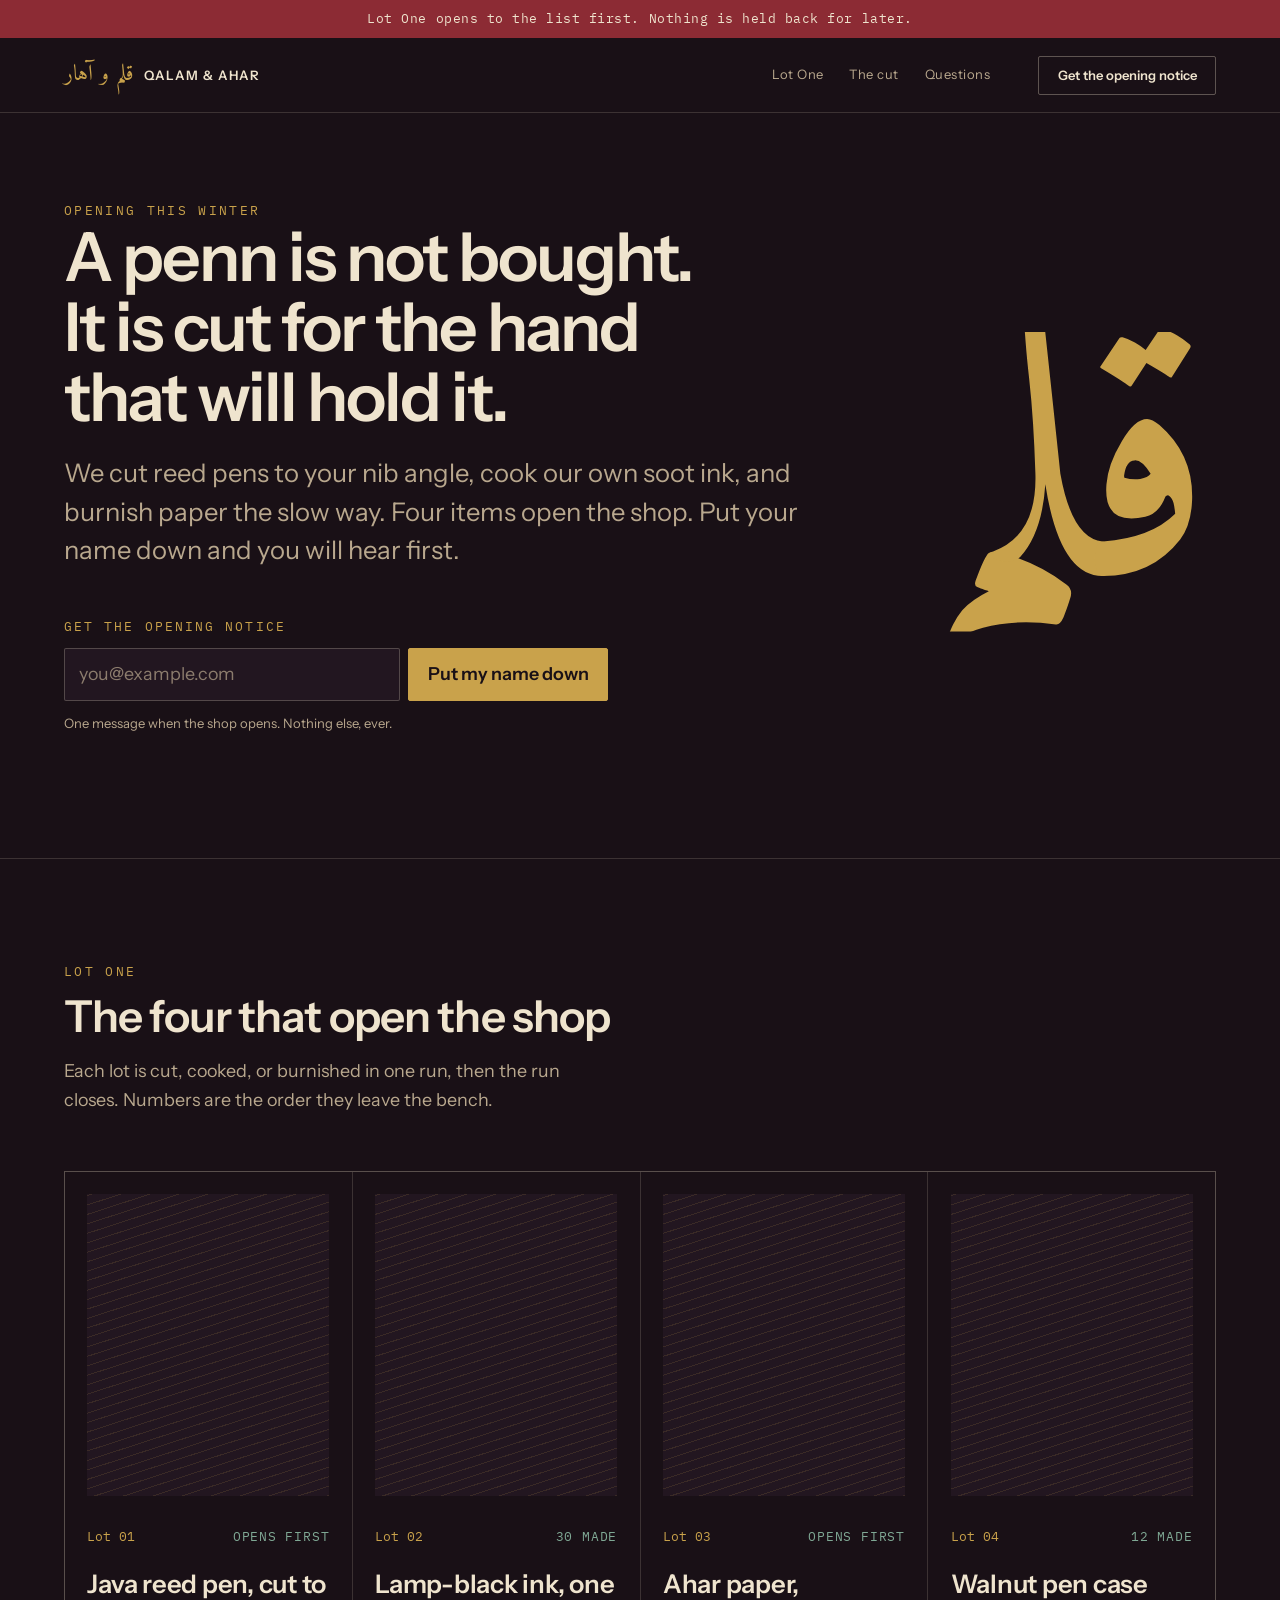
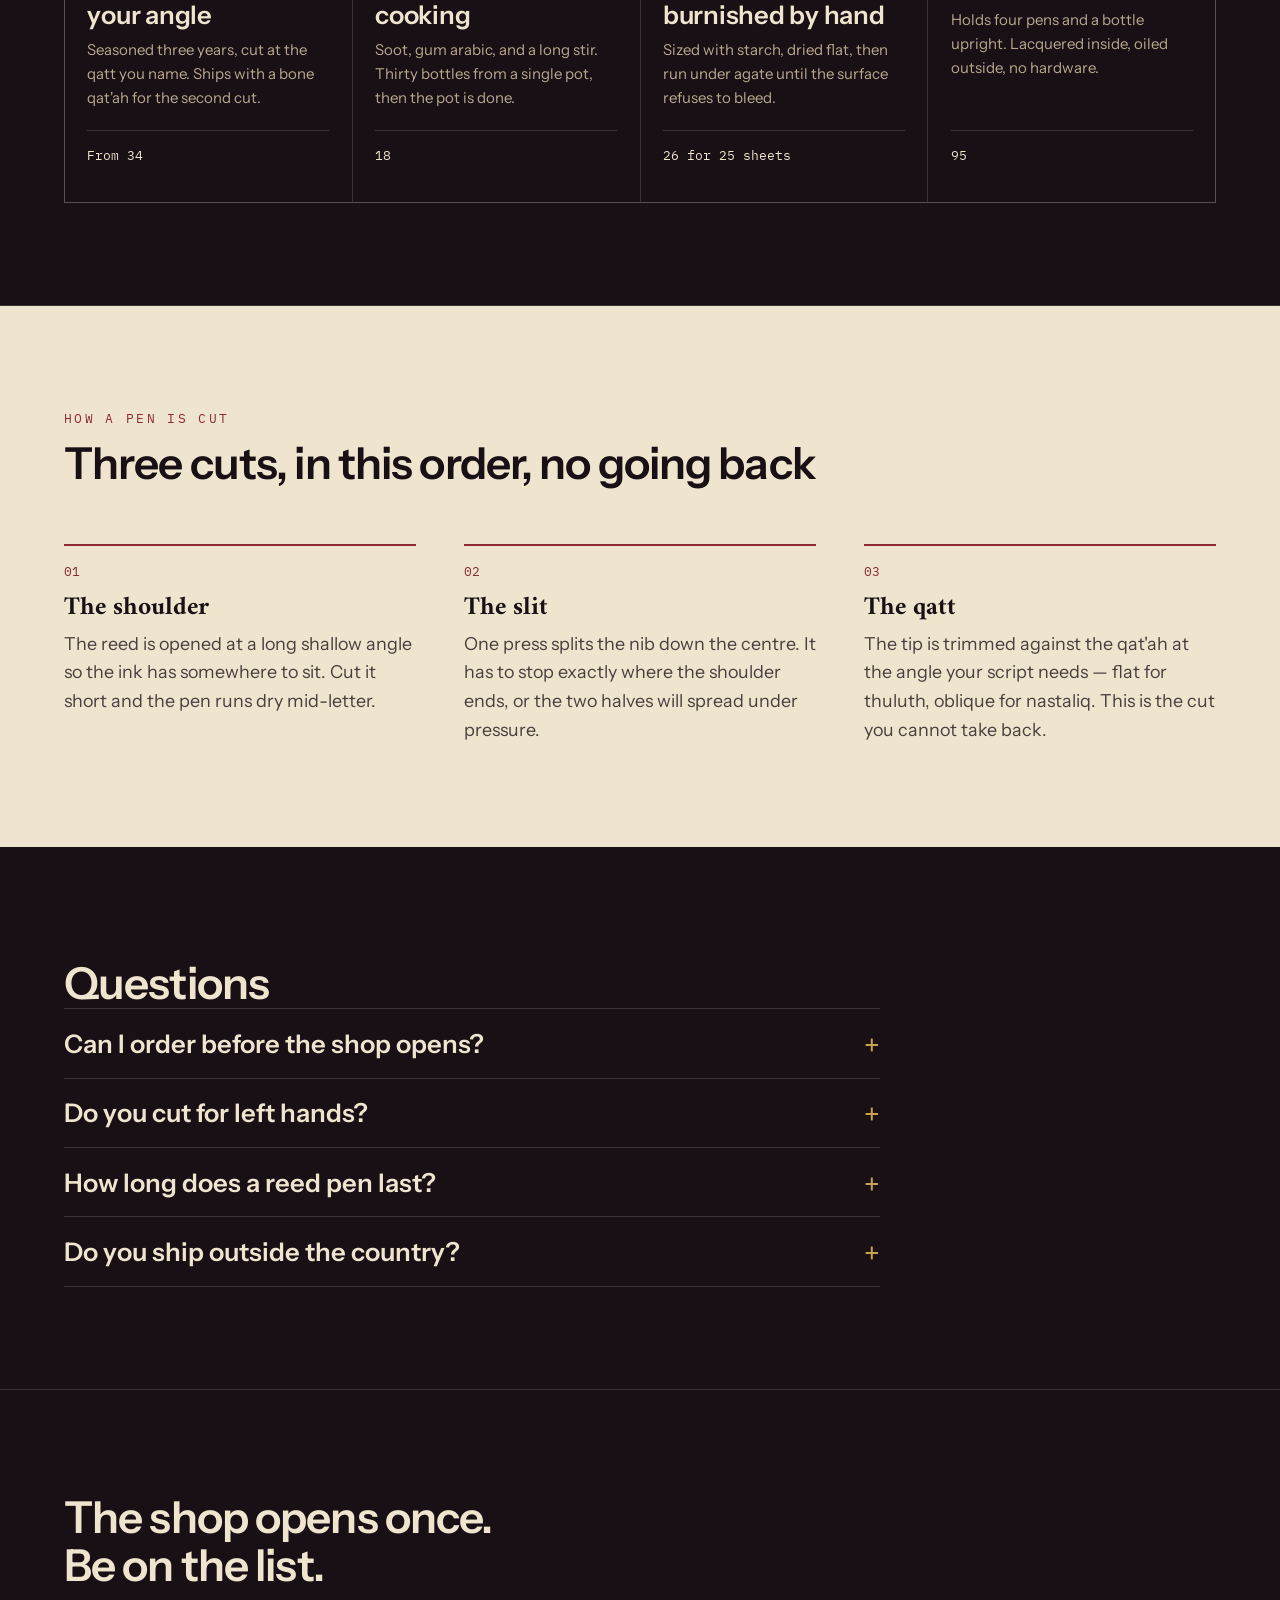
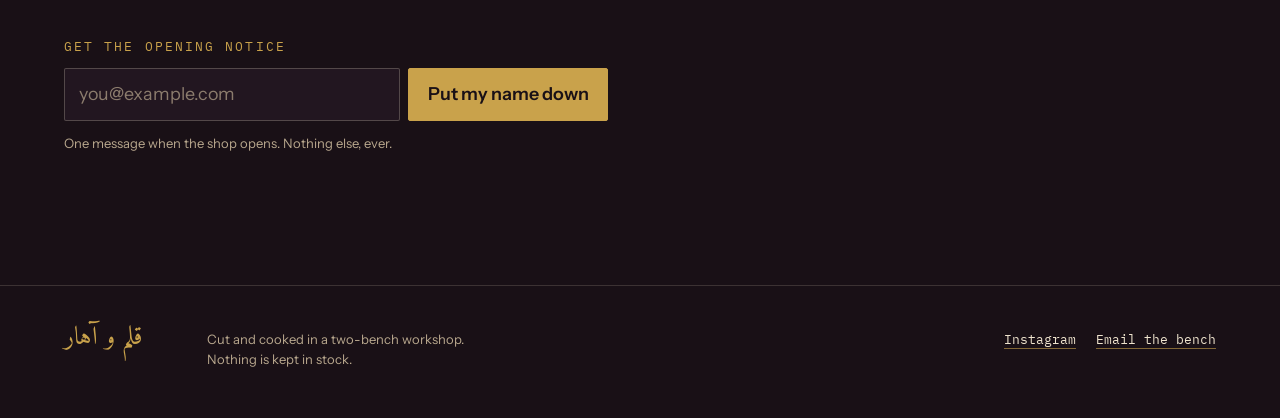
<file: index.html>
<!doctype html>
<html lang="en"><head>
    <meta charset="utf-8">
    <meta name="viewport" content="width=device-width, initial-scale=1">

    <!-- The head is hand-owned: the visual builder preserves it verbatim on
         every save. Edit titles and descriptions right here. -->
    <title>Qalam &amp; Ahar — a calligraphy supply workshop</title>
    <meta name="description" content="Reed pens cut to order, soot ink, and burnished ahar paper. The shop opens with Lot One.">
    <meta property="og:type" content="website">
    <meta property="og:title" content="Qalam &amp; Ahar — a calligraphy supply workshop">
    <meta property="og:description" content="Reed pens cut to order, soot ink, and burnished ahar paper. The shop opens with Lot One.">
    <meta name="theme-color" content="#191016">

    <link rel="icon" href="data:,">
    <link rel="preconnect" href="https://fonts.googleapis.com">
    <link rel="preconnect" href="https://fonts.gstatic.com" crossorigin="">
    <link rel="stylesheet" href="https://fonts.googleapis.com/css2?family=Amiri:ital,wght@0,400;0,700;1,400&amp;family=IBM+Plex+Mono:wght@400;500&amp;family=Instrument+Sans:wght@400..700&amp;display=swap">
    <link rel="stylesheet" href="assets/css/styles.css">
    <!-- Styles authored in the visual builder land here; styles.css stays hand-written. -->
    <link rel="stylesheet" href="assets/css/page.css">
  </head>

  <body><a href="#main" class="skip">Skip to content</a><aside aria-label="Announcement" data-when="site.announcement" class="banner"><p data-text="site.announcement">Lot One opens to the list first. Nothing is held back for later.</p></aside><header class="masthead"><a href="#main" class="brand"><span lang="ar" dir="rtl" class="brand__ar">قلم و آهار</span><span class="brand__latin">Qalam &amp; Ahar</span></a><!-- Renders from content/pages.json once any page has a menu label;
           until then these hand-written section links stand. --><nav aria-label="Sections" data-list="pages.pages" class="masthead__nav"><a href="#lots">Lot One</a><a href="#craft">The cut</a><a href="#questions">Questions</a></nav><a href="#notify" class="btn btn--ghost masthead__cta">Get the opening notice</a></header><main id="main"><section id="notify" class="hero"><div class="hero__lede"><p class="eyebrow">Opening this winter</p><h1 class="hero__headline">A penn is not bought. It is cut for the hand that will hold it.
          </h1><p class="hero__sub">
            We cut reed pens to your nib angle, cook our own soot ink, and burnish paper the slow
            way. Four items open the shop. Put your name down and you will hear first.
          </p><!-- The sign-up form is a symbol: drawn once in the builder,
               bound to a backend form in the CMS (Symbols -> Sign-up form),
               placed here and in the closer. Ids are avoided on purpose so
               instances can repeat without duplicating them. --><form data-symbol="opening-notice-form" novalidate="" id="icisk" class="notify" data-form="opening-notice" data-success="You are on the list. Watch your inbox." method="post" action="https://tenantone-aug2026.saastemly.com/api/f/opening-notice"><p id="i7kyi" class="notify__label">Get the opening notice</p><div id="in0t2" class="notify__row"><input type="email" name="email" required="" autocomplete="email" placeholder="you@example.com" aria-label="Email address" id="igue6" class="notify__input"><button type="submit" id="i3dh8" class="btn btn--solid">Put my name down</button></div><p id="ijpfn" class="notify__note">One message when the shop opens. Nothing else, ever.</p><p role="status" aria-live="polite" id="i5mk5" class="notify__status"></p></form></div><div aria-hidden="true" class="wordmark"><span lang="ar" dir="rtl" class="wordmark__ar">قَلَم</span><span class="wordmark__nib"></span></div></section><section id="lots" data-symbol="lot-one" class="lots"><header id="ioyobx" class="section-head"><p id="i8xoy2" class="eyebrow">Lot One</p><h2 id="ie71dg" class="section-head__title">The four that open the shop</h2><p id="iwiqcu" class="section-head__blurb">Each lot is cut, cooked, or burnished in one run, then the run closes. Numbers are the order they leave the bench.</p></header><ol data-list="symbol:items" id="ie8jdn" class="lot-grid"><template data-item=""><li id="i098zj" class="lot"><figure data-img="item.image" data-img-alt="item.image_alt" data-img-empty="lot__figure--empty" id="i3d955" class="lot__figure lot__figure--empty"></figure><p id="ia4ppi" class="lot__meta"><span id="ifa18j">Lot <span data-text="item.lot" id="i98gr9">01</span></span><span data-text="item.status" id="issfpm" class="lot__status">Opens first</span></p><h3 data-text="item.title" id="ik08d4" class="lot__title">Java reed pen, cut to your angle</h3><p data-text="item.blurb" id="iuzvkm" class="lot__blurb">Seasoned three years, cut at the qatt you name. Ships with a bone qat'ah for the second cut.</p><p data-text="item.price" id="iku5zi" class="lot__price">From 34</p></li></template><li id="i098zj" class="lot"><figure data-img="item.image" data-img-alt="item.image_alt" data-img-empty="lot__figure--empty" id="i3d955" class="lot__figure lot__figure--empty"></figure><p id="ia4ppi" class="lot__meta"><span id="ifa18j">Lot <span data-text="item.lot" id="i98gr9">01</span></span><span data-text="item.status" id="issfpm" class="lot__status">Opens first</span></p><h3 data-text="item.title" id="ik08d4" class="lot__title">Java reed pen, cut to your angle</h3><p data-text="item.blurb" id="iuzvkm" class="lot__blurb">Seasoned three years, cut at the qatt you name. Ships with a bone qat'ah for the second cut.</p><p data-text="item.price" id="iku5zi" class="lot__price">From 34</p></li><li id="i098zj" class="lot"><figure data-img="item.image" data-img-alt="item.image_alt" data-img-empty="lot__figure--empty" id="i3d955" class="lot__figure lot__figure--empty"></figure><p id="ia4ppi" class="lot__meta"><span id="ifa18j">Lot <span data-text="item.lot" id="i98gr9">02</span></span><span data-text="item.status" id="issfpm" class="lot__status">30 made</span></p><h3 data-text="item.title" id="ik08d4" class="lot__title">Lamp-black ink, one cooking</h3><p data-text="item.blurb" id="iuzvkm" class="lot__blurb">Soot, gum arabic, and a long stir. Thirty bottles from a single pot, then the pot is done.</p><p data-text="item.price" id="iku5zi" class="lot__price">18</p></li><li id="i098zj" class="lot"><figure data-img="item.image" data-img-alt="item.image_alt" data-img-empty="lot__figure--empty" id="i3d955" class="lot__figure lot__figure--empty"></figure><p id="ia4ppi" class="lot__meta"><span id="ifa18j">Lot <span data-text="item.lot" id="i98gr9">03</span></span><span data-text="item.status" id="issfpm" class="lot__status">Opens first</span></p><h3 data-text="item.title" id="ik08d4" class="lot__title">Ahar paper, burnished by hand</h3><p data-text="item.blurb" id="iuzvkm" class="lot__blurb">Sized with starch, dried flat, then run under agate until the surface refuses to bleed.</p><p data-text="item.price" id="iku5zi" class="lot__price">26 for 25 sheets</p></li><li id="i098zj" class="lot"><figure data-img="item.image" data-img-alt="item.image_alt" data-img-empty="lot__figure--empty" id="i3d955" class="lot__figure lot__figure--empty"></figure><p id="ia4ppi" class="lot__meta"><span id="ifa18j">Lot <span data-text="item.lot" id="i98gr9">04</span></span><span data-text="item.status" id="issfpm" class="lot__status">12 made</span></p><h3 data-text="item.title" id="ik08d4" class="lot__title">Walnut pen case</h3><p data-text="item.blurb" id="iuzvkm" class="lot__blurb">Holds four pens and a bottle upright. Lacquered inside, oiled outside, no hardware.</p><p data-text="item.price" id="iku5zi" class="lot__price">95</p></li></ol></section><section id="craft" data-symbol="how-its-made" class="craft"><header id="ibdu9h" class="section-head"><p id="ikx1mu" class="eyebrow">How a pen is cut</p><h2 id="i6au3c" class="section-head__title">Three cuts, in this order, no going back</h2></header><ol data-list="symbol:items" id="iyvcib" class="steps"><template data-item=""><li id="ick7hn" class="step"><h3 data-text="item.title" id="ipqimc" class="step__title">The shoulder</h3><p data-text="item.body" id="i4dask" class="step__body">The reed is opened at a long shallow angle so the ink has somewhere to sit. Cut it short and the pen runs dry mid-letter.</p></li></template><li id="ick7hn" class="step"><h3 data-text="item.title" id="ipqimc" class="step__title">The shoulder</h3><p data-text="item.body" id="i4dask" class="step__body">The reed is opened at a long shallow angle so the ink has somewhere to sit. Cut it short and the pen runs dry mid-letter.</p></li><li id="ick7hn" class="step"><h3 data-text="item.title" id="ipqimc" class="step__title">The slit</h3><p data-text="item.body" id="i4dask" class="step__body">One press splits the nib down the centre. It has to stop exactly where the shoulder ends, or the two halves will spread under pressure.</p></li><li id="ick7hn" class="step"><h3 data-text="item.title" id="ipqimc" class="step__title">The qatt</h3><p data-text="item.body" id="i4dask" class="step__body">The tip is trimmed against the qat'ah at the angle your script needs — flat for thuluth, oblique for nastaliq. This is the cut you cannot take back.</p></li></ol></section><section id="questions" data-symbol="questions" class="questions"><h2 id="ivvzrw" class="section-head__title">Questions</h2><div data-list="symbol:items" id="is8njf" class="faq"><template data-item=""><details id="im9e5u"><summary data-text="item.title" id="inacwu">Can I order before the shop opens?</summary><p data-text="item.body" id="iownze">No. Lot One is cut in a single run and every piece goes to the list in the order names came in. Adding your name is the whole queue.</p></details></template><details id="im9e5u"><summary data-text="item.title" id="inacwu">Can I order before the shop opens?</summary><p data-text="item.body" id="iownze">No. Lot One is cut in a single run and every piece goes to the list in the order names came in. Adding your name is the whole queue.</p></details><details id="im9e5u"><summary data-text="item.title" id="inacwu">Do you cut for left hands?</summary><p data-text="item.body" id="iownze">Yes. Say so when you order and the qatt is reversed. There is no extra charge and no extra wait.</p></details><details id="im9e5u"><summary data-text="item.title" id="inacwu">How long does a reed pen last?</summary><p data-text="item.body" id="iownze">A season of daily practice, then it wants re-cutting. We send a qat'ah with every pen and instructions for the second cut.</p></details><details id="im9e5u"><summary data-text="item.title" id="inacwu">Do you ship outside the country?</summary><p data-text="item.body" id="iownze">Not for Lot One. Ink is a problem at customs and we would rather solve it properly than lose your parcel.</p></details></div></section><section class="closer"><h2 class="closer__title">The shop opens once. Be on the list.</h2><form data-symbol="opening-notice-form" novalidate="" id="ihflyx" class="notify" data-form="opening-notice" data-success="You are on the list. Watch your inbox." method="post" action="https://tenantone-aug2026.saastemly.com/api/f/opening-notice"><p id="ieobhj" class="notify__label">Get the opening notice</p><div id="i7ndvk" class="notify__row"><input type="email" name="email" required="" autocomplete="email" placeholder="you@example.com" aria-label="Email address" id="iydtdm" class="notify__input"><button type="submit" id="i81vck" class="btn btn--solid">Put my name down</button></div><p id="i1wfse" class="notify__note">One message when the shop opens. Nothing else, ever.</p><p role="status" aria-live="polite" id="ipvxoy" class="notify__status"></p></form></section></main><footer class="colophon"><p lang="ar" dir="rtl" class="colophon__ar">قلم و آهار</p><p class="colophon__note">
        Cut and cooked in a two-bench workshop. Nothing is kept in stock.
      </p><ul data-list="site.contact.links" class="colophon__links"><li><a href="https://instagram.com/" rel="noopener" target="_blank">Instagram</a></li><li><a href="mailto:bench@qalam-ahar.example">Email the bench</a></li></ul></footer><script src="assets/js/render.js"></script><script src="assets/js/main.js"></script></body></html>
</file>
<file: assets/css/styles.css>
/* ===========================================================================
   Qalam & Ahar — pre-launch landing page
   Palette is an Ottoman lacquered pen case (qalamdan): a black ground with red
   in it, gold leaf, verdigris, and the ivory of burnished ahar paper.
   =========================================================================== */

:root {
  --ground: #191016;
  --ground-raised: #221620;
  --ahar: #efe4ce;
  --ahar-dim: #b9a88e;
  --brass: #c9a24b;
  --verdigris: #7fa894;
  --lac-red: #8c2b34;

  --face-display: "Amiri", Georgia, serif;
  --face-body: "Instrument Sans", system-ui, -apple-system, sans-serif;
  --face-util: "IBM Plex Mono", ui-monospace, monospace;

  --gutter: clamp(1.25rem, 5vw, 4.5rem);
  --measure: 68ch;
  --rule: 1px solid color-mix(in srgb, var(--ahar) 16%, transparent);

  --step--1: 0.8125rem;
  --step-0: clamp(1rem, 0.96rem + 0.2vw, 1.125rem);
  --step-1: clamp(1.25rem, 1.1rem + 0.7vw, 1.6rem);
  --step-2: clamp(1.75rem, 1.4rem + 1.7vw, 2.75rem);
  --step-3: clamp(2.25rem, 1.5rem + 3.4vw, 4.25rem);
}

*,
*::before,
*::after {
  box-sizing: border-box;
}

html {
  scroll-behavior: smooth;
}

body {
  margin: 0;
  background: var(--ground);
  color: var(--ahar);
  font-family: var(--face-body);
  font-size: var(--step-0);
  line-height: 1.6;
  -webkit-font-smoothing: antialiased;
}

img {
  display: block;
  max-width: 100%;
  height: auto;
}

a {
  color: inherit;
}

:focus-visible {
  outline: 2px solid var(--verdigris);
  outline-offset: 3px;
  border-radius: 2px;
}

.visually-hidden {
  position: absolute;
  width: 1px;
  height: 1px;
  overflow: hidden;
  clip-path: inset(50%);
  white-space: nowrap;
}

.skip {
  position: absolute;
  left: -9999px;
  top: 0;
  z-index: 10;
  padding: 0.75rem 1rem;
  background: var(--ahar);
  color: var(--ground);
}

.skip:focus {
  left: 0;
}

/* --- shared bits ---------------------------------------------------------- */

.eyebrow {
  margin: 0;
  font-family: var(--face-util);
  font-size: var(--step--1);
  letter-spacing: 0.18em;
  text-transform: uppercase;
  color: var(--brass);
}

.btn {
  display: inline-flex;
  align-items: center;
  justify-content: center;
  padding: 0.7rem 1.15rem;
  font: inherit;
  font-weight: 600;
  line-height: 1.1;
  text-decoration: none;
  white-space: nowrap;
  border-radius: 2px;
  cursor: pointer;
  transition: background-color 0.18s ease, color 0.18s ease, border-color 0.18s ease;
}

.btn--solid {
  border: 1px solid var(--brass);
  background: var(--brass);
  color: var(--ground);
}

.btn--solid:hover {
  background: color-mix(in srgb, var(--brass) 82%, var(--ahar));
  border-color: color-mix(in srgb, var(--brass) 82%, var(--ahar));
}

.btn--ghost {
  border: 1px solid color-mix(in srgb, var(--ahar) 32%, transparent);
  background: transparent;
  color: var(--ahar);
}

.btn--ghost:hover {
  border-color: var(--brass);
  color: var(--brass);
}

.section-head {
  max-width: var(--measure);
  margin-bottom: clamp(2rem, 5vw, 3.5rem);
}

.section-head__title {
  margin: 0.6rem 0 0;
  font-size: var(--step-2);
  font-weight: 600;
  line-height: 1.12;
  letter-spacing: -0.02em;
  text-wrap: balance;
}

.section-head__blurb {
  margin: 1rem 0 0;
  max-width: 46ch;
  color: var(--ahar-dim);
}

/* --- announcement + masthead --------------------------------------------- */

.banner {
  padding: 0.55rem var(--gutter);
  background: var(--lac-red);
  text-align: center;
}

.banner p {
  margin: 0;
  font-family: var(--face-util);
  font-size: var(--step--1);
  letter-spacing: 0.04em;
}

.masthead {
  display: flex;
  align-items: center;
  gap: clamp(1rem, 4vw, 3rem);
  padding: 1.1rem var(--gutter);
  border-bottom: var(--rule);
}

.brand {
  display: flex;
  align-items: baseline;
  gap: 0.6rem;
  text-decoration: none;
}

.brand__ar {
  font-family: var(--face-display);
  font-size: 1.4rem;
  color: var(--brass);
  line-height: 1;
}

.brand__latin {
  font-size: var(--step--1);
  font-weight: 600;
  letter-spacing: 0.08em;
  text-transform: uppercase;
}

.masthead__nav {
  display: none;
  gap: 1.6rem;
  margin-inline-start: auto;
  font-size: var(--step--1);
  letter-spacing: 0.04em;
}

.masthead__nav a {
  text-decoration: none;
  color: var(--ahar-dim);
  padding-block: 0.25rem;
  border-bottom: 1px solid transparent;
}

.masthead__nav a:hover {
  color: var(--ahar);
  border-bottom-color: var(--brass);
}

.masthead__cta {
  margin-inline-start: auto;
  font-size: var(--step--1);
}

@media (min-width: 62rem) {
  .masthead__nav {
    display: flex;
  }

  .masthead__cta {
    margin-inline-start: 0;
  }
}

@media (max-width: 34rem) {
  .masthead__cta {
    display: none;
  }
}

/* --- hero ----------------------------------------------------------------- */

.hero {
  display: grid;
  gap: clamp(1.5rem, 5vw, 4rem);
  padding: clamp(2.5rem, 7vw, 5.5rem) var(--gutter) clamp(3.5rem, 8vw, 6rem);
  border-bottom: var(--rule);
}

.hero__lede {
  min-width: 0;
}

/* The signature: the word is revealed right-to-left, the way it is written,
   with a brass nib riding the leading edge of the stroke. */
.wordmark {
  position: relative;
  display: block;
  order: -1; /* above the headline until there is room beside it */
  line-height: 0.78; /* Amiri carries a lot of leading; trim it back to the ink */
}

@media (min-width: 62rem) {
  .hero {
    /* `auto` keeps the word tight against the right gutter instead of leaving a
       hole between the copy and the glyph. */
    grid-template-columns: minmax(0, 1fr) auto;
    align-items: center;
  }

  .wordmark {
    order: 0;
  }
}

.wordmark__ar {
  display: block;
  font-family: var(--face-display);
  font-size: clamp(17rem, 30vw, 27rem);
  color: var(--brass);
  clip-path: inset(0 0 0 0);
  animation: stroke-in 1500ms cubic-bezier(0.65, 0.02, 0.3, 1) both;
}

.wordmark__nib {
  position: absolute;
  top: -16%;
  right: 0;
  width: 4px;
  height: 132%;
  background: var(--ahar);
  transform: rotate(-18deg);
  transform-origin: center;
  animation: nib-travel 1500ms cubic-bezier(0.65, 0.02, 0.3, 1) both;
}

@keyframes stroke-in {
  from {
    clip-path: inset(0 0 0 100%);
  }

  to {
    clip-path: inset(0 0 0 0);
  }
}

@keyframes nib-travel {
  from {
    right: 0;
    opacity: 1;
  }

  85% {
    opacity: 1;
  }

  to {
    right: 100%;
    opacity: 0;
  }
}

.hero__headline {
  max-width: 20ch;
  margin: 0;
  font-size: var(--step-3);
  font-weight: 600;
  line-height: 1.04;
  letter-spacing: -0.03em;
  text-wrap: balance;
}

.hero__sub {
  max-width: 48ch;
  margin: 1.35rem 0 0;
  font-size: var(--step-1);
  line-height: 1.5;
  color: var(--ahar-dim);
}

/* --- notify form ---------------------------------------------------------- */

.notify {
  margin-top: clamp(2rem, 5vw, 3rem);
  max-width: 34rem;
}

.notify__label {
  display: block;
  margin-bottom: 0.6rem;
  font-family: var(--face-util);
  font-size: var(--step--1);
  letter-spacing: 0.16em;
  text-transform: uppercase;
  color: var(--brass);
}

.notify__row {
  display: flex;
  flex-wrap: wrap;
  gap: 0.5rem;
}

.notify__input {
  flex: 1 1 15rem;
  min-width: 0;
  padding: 0.7rem 0.85rem;
  font: inherit;
  color: var(--ahar);
  background: var(--ground-raised);
  border: 1px solid color-mix(in srgb, var(--ahar) 24%, transparent);
  border-radius: 2px;
}

.notify__input::placeholder {
  color: color-mix(in srgb, var(--ahar-dim) 70%, transparent);
}

.notify__input:focus-visible {
  border-color: var(--verdigris);
}

.notify__note {
  margin: 0.75rem 0 0;
  font-size: var(--step--1);
  color: var(--ahar-dim);
}

.notify__status {
  margin: 0.65rem 0 0;
  min-height: 1.4em;
  font-family: var(--face-util);
  font-size: var(--step--1);
  color: var(--verdigris);
}

.notify__status[data-state="error"] {
  color: color-mix(in srgb, var(--lac-red) 55%, var(--ahar));
}

/* --- Lot One -------------------------------------------------------------- */

.lots {
  padding: clamp(3.5rem, 8vw, 6.5rem) var(--gutter);
  border-bottom: var(--rule);
}

.lot-grid {
  display: grid;
  grid-template-columns: repeat(auto-fit, minmax(15rem, 1fr));
  gap: 1px;
  margin: 0;
  padding: 0;
  list-style: none;
  background: color-mix(in srgb, var(--ahar) 16%, transparent);
  border: var(--rule);
}

.lot {
  display: flex;
  flex-direction: column;
  padding: 1.4rem;
  background: var(--ground);
  transition: opacity 0.5s ease, transform 0.5s ease;
  transition-delay: var(--reveal-delay, 0ms);
}

/* Cards render visible by default so the page is complete without JavaScript.
   The scroll-reveal hide only applies once the head script has tagged <html> with .js. */
html.js .lot:not(.is-revealed) {
  opacity: 0;
  transform: translateY(0.75rem);
}

.lot__figure {
  aspect-ratio: 4 / 5;
  margin: 0 0 1.1rem;
  overflow: hidden;
  background: var(--ground-raised);
}

.lot__figure img {
  width: 100%;
  height: 100%;
  object-fit: cover;
}

/* No photograph yet? Show the grain of the paper instead of a grey box. */
.lot__figure--empty {
  background-image: repeating-linear-gradient(
    -18deg,
    color-mix(in srgb, var(--brass) 14%, transparent) 0 1px,
    transparent 1px 9px
  );
}

.lot__meta {
  display: flex;
  align-items: baseline;
  justify-content: space-between;
  gap: 0.75rem;
  font-family: var(--face-util);
  font-size: var(--step--1);
  color: var(--brass);
}

.lot__status {
  color: var(--verdigris);
  letter-spacing: 0.06em;
  text-transform: uppercase;
}

.lot__title {
  margin: 0.5rem 0 0;
  font-size: var(--step-1);
  font-weight: 600;
  line-height: 1.2;
  letter-spacing: -0.01em;
}

.lot__blurb {
  margin: 0.5rem 0 1.25rem;
  font-size: 0.9375rem;
  color: var(--ahar-dim);
}

.lot__price {
  margin-top: auto;
  padding-top: 0.9rem;
  border-top: var(--rule);
  font-family: var(--face-util);
  font-size: var(--step--1);
}

/* --- the cut (paper, not lacquer) ---------------------------------------- */

.craft {
  padding: clamp(3.5rem, 8vw, 6.5rem) var(--gutter);
  background: var(--ahar);
  color: var(--ground);
}

.craft .eyebrow {
  color: var(--lac-red);
}

.steps {
  display: grid;
  grid-template-columns: repeat(auto-fit, minmax(16rem, 1fr));
  gap: clamp(1.5rem, 4vw, 3rem);
  margin: 0;
  padding: 0;
  list-style: none;
  counter-reset: step;
}

.step {
  counter-increment: step;
  padding-top: 1rem;
  border-top: 2px solid var(--lac-red);
}

.step::before {
  content: counter(step, decimal-leading-zero);
  display: block;
  margin-bottom: 0.6rem;
  font-family: var(--face-util);
  font-size: var(--step--1);
  color: var(--lac-red);
}

.step__title {
  margin: 0 0 0.4rem;
  font-family: var(--face-display);
  font-size: var(--step-1);
  font-weight: 700;
  line-height: 1.2;
}

.step__body {
  margin: 0;
  color: color-mix(in srgb, var(--ground) 78%, var(--ahar));
}

/* --- questions ------------------------------------------------------------ */

.questions {
  padding: clamp(3.5rem, 8vw, 6.5rem) var(--gutter);
  border-bottom: var(--rule);
}

.faq {
  max-width: var(--measure);
  border-top: var(--rule);
}

.faq details {
  border-bottom: var(--rule);
}

.faq summary {
  padding: 1.1rem 0;
  font-size: var(--step-1);
  font-weight: 600;
  line-height: 1.3;
  cursor: pointer;
  list-style: none;
}

.faq summary::-webkit-details-marker {
  display: none;
}

.faq summary::after {
  content: "+";
  float: right;
  margin-left: 1rem;
  font-family: var(--face-util);
  font-weight: 400;
  color: var(--brass);
}

.faq details[open] summary::after {
  content: "\2212";
}

.faq p {
  margin: 0 0 1.25rem;
  max-width: 58ch;
  color: var(--ahar-dim);
}

/* --- closer + colophon ---------------------------------------------------- */

.closer {
  padding: clamp(3.5rem, 8vw, 6.5rem) var(--gutter);
}

.closer__title {
  max-width: 16ch;
  margin: 0;
  font-size: var(--step-2);
  font-weight: 600;
  line-height: 1.1;
  letter-spacing: -0.02em;
}

.colophon {
  display: flex;
  flex-wrap: wrap;
  align-items: baseline;
  gap: 1rem clamp(1.5rem, 5vw, 4rem);
  padding: 2rem var(--gutter) 3rem;
  border-top: var(--rule);
}

.colophon__ar {
  margin: 0;
  font-family: var(--face-display);
  font-size: 1.6rem;
  color: var(--brass);
}

.colophon__note {
  margin: 0;
  max-width: 34ch;
  font-size: var(--step--1);
  color: var(--ahar-dim);
}

.colophon__links {
  display: flex;
  flex-wrap: wrap;
  gap: 1.25rem;
  margin: 0;
  margin-inline-start: auto;
  padding: 0;
  list-style: none;
  font-family: var(--face-util);
  font-size: var(--step--1);
}

.colophon__links a {
  text-decoration: none;
  border-bottom: 1px solid color-mix(in srgb, var(--brass) 60%, transparent);
}

.colophon__links a:hover {
  color: var(--brass);
}

@media (prefers-reduced-motion: reduce) {
  html {
    scroll-behavior: auto;
  }

  .wordmark__ar,
  .wordmark__nib {
    animation: none;
  }

  .wordmark__nib {
    display: none;
  }

  .lot {
    opacity: 1;
    transform: none;
    transition: none;
  }
}
</file>
<file: assets/css/page.css>
/* Written by the visual builder (admin/builder.html).
   Hand edits here are overwritten on the next builder save — put
   hand-written styles in styles.css instead. */
</file>
